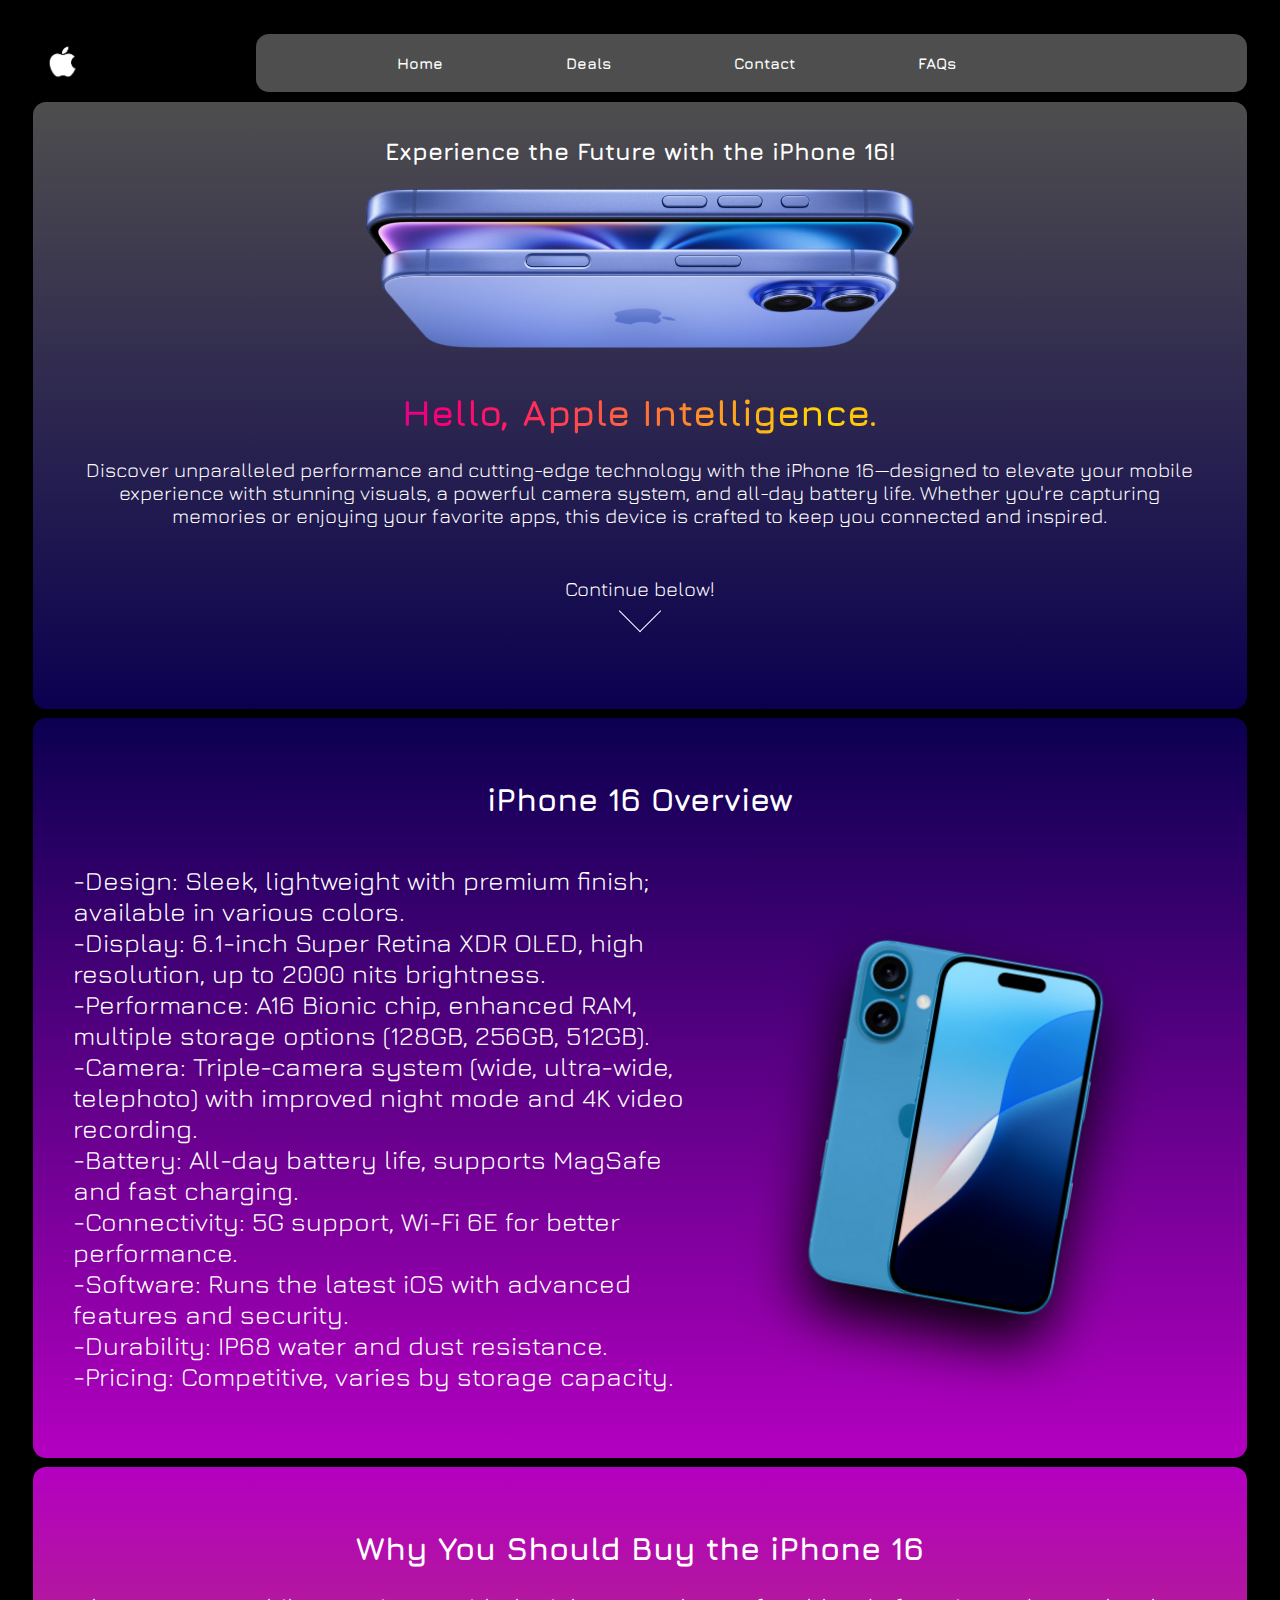
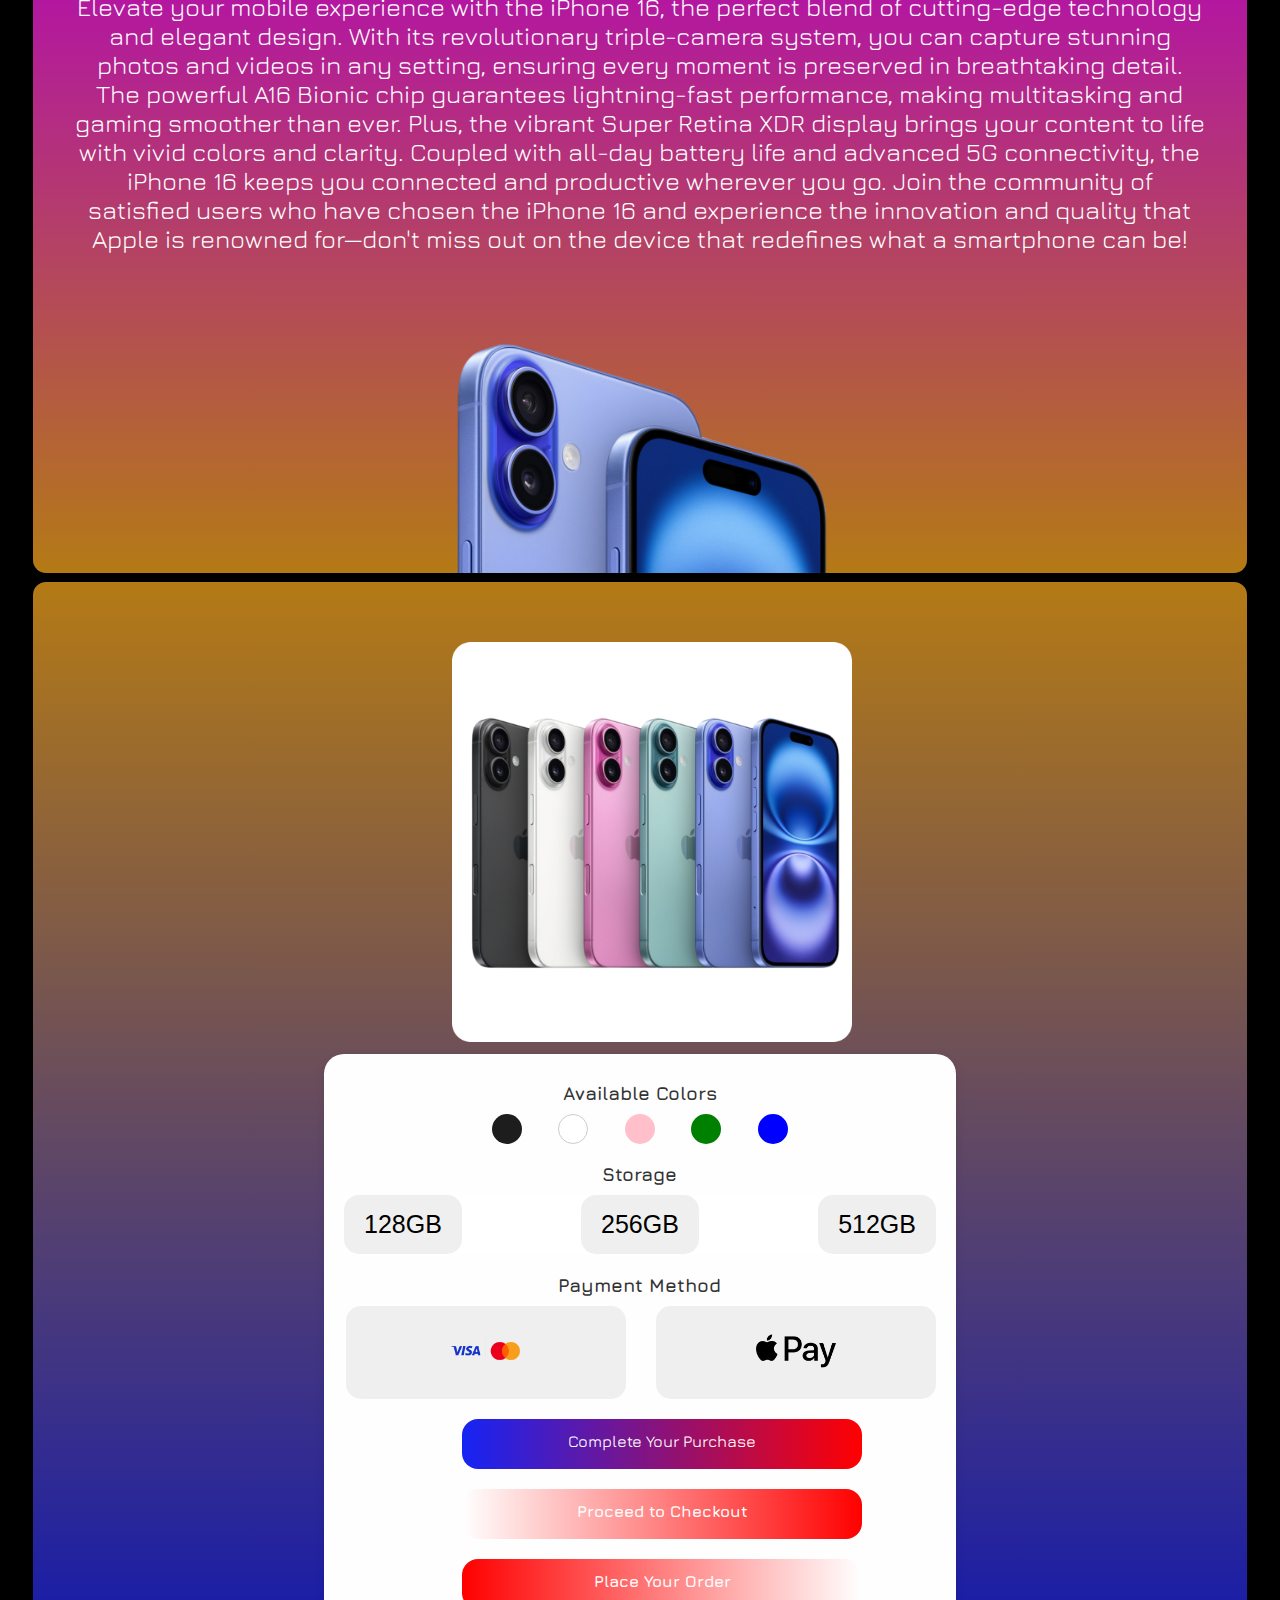
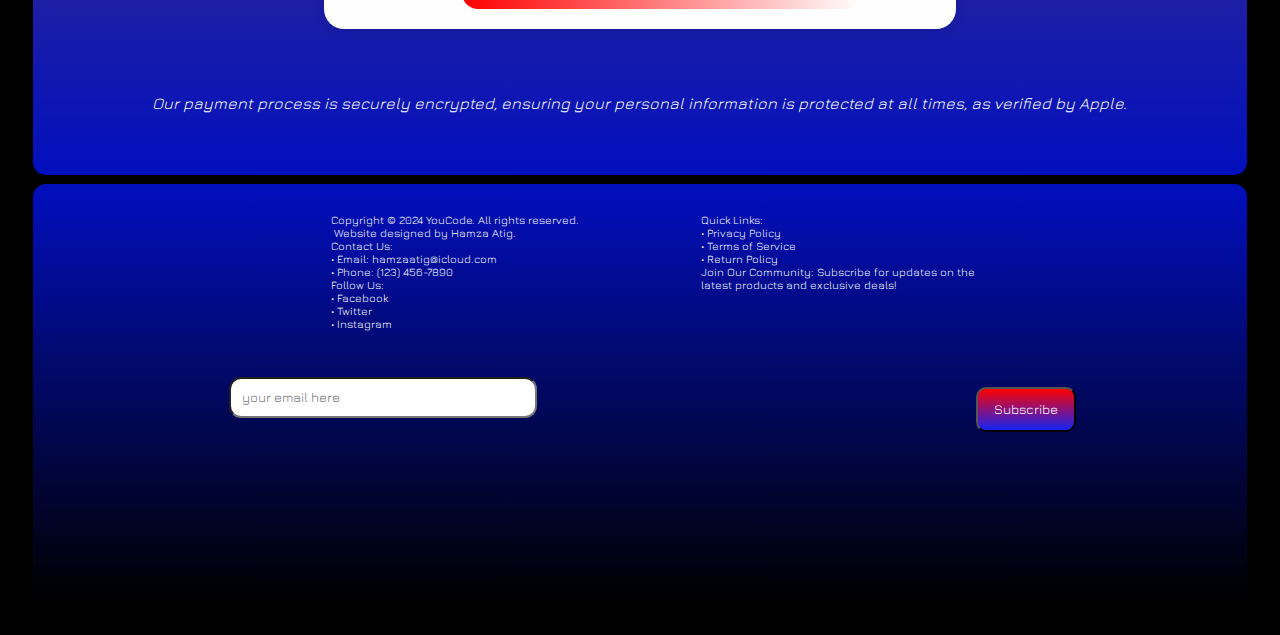
<file: index.html>
<!DOCTYPE html>
<html lang="en">

<head>
    <meta charset="UTF-8">
    <meta name="viewport" content="width=device-width, initial-scale=1.0">
    <title>iPhone 16: The Future in Your Hands</title>
    <link rel="stylesheet" href="css/style.css">
    <link rel="icon" type="image/png" sizes="32x32" href="img/favicon-32x32.png">
    <link rel="preconnect" href="https://fonts.googleapis.com">
    <link rel="preconnect" href="https://fonts.gstatic.com" crossorigin>
    <link href="https://fonts.googleapis.com/css2?family=Jura:wght@300..700&display=swap" rel="stylesheet">
</head>

<body>

    <script>
        function spark(event) {
            let i = document.createElement('i');
            i.style.left = (event.clientX) + 'px';
            i.style.top = (event.clientY) + 'px';
            i.style.transform = `scale(${Math.random() * 2 + 1})`;
            i.style.setProperty('--x', getRandomTransitionValue());
            i.style.setProperty('--y', getRandomTransitionValue());

            document.body.appendChild(i);

            setTimeout(() => {
                document.body.removeChild(i);
            }, 2000);
        }


        function getRandomTransitionValue() {
            return `${Math.random() * 400 - 200}px`;
        }
        document.addEventListener('mousemove', spark);
        
    </script>



    <div class="container">
        <div class="header1">
            <img src="img/apple logo.png" alt="Apple Logo" class="logo-img">
            <div class="menu-bar">
                <ul class="menu-items">
                    <li class="menu-item1"><a href="#">Home</a></li>
                    <li class="menu-item2"><a href="404.html">Deals</a></li>
                    <li class="menu-item3"><a href="404.html">Contact</a></li>
                    <li class="menu-item4"><a href="404.html">FAQs</a></li>
                </ul>
            </div>
        </div>


        <div class="c1">
            <h1 class="hh1">Experience the Future with the iPhone 16!</h1>
            <img src="img/1.png" alt="iPhone 16" class="iph16">
            <h1 class="h1">Hello, Apple Intelligence.</h1>
            <p class="p1">Discover unparalleled performance and cutting-edge technology with the iPhone 16—designed
                to elevate your mobile experience with stunning visuals, a powerful camera system, and all-day
                battery life. Whether you're capturing memories or enjoying your favorite apps, this device is
                crafted to keep you connected and inspired.</p>
            <p class="p2">Continue below!</p>

            <!-- scroll down -->
            <section id="section05" class="demo">
                <a href="#c2"><span></span></a>
            </section>
        </div>



        <div class="c2" id="c2">
            <h1>iPhone 16 Overview</h1>
            <div class="co">
                <p class="p1">-Design: Sleek, lightweight with premium finish;
                    available in various colors. <br />
                    -Display: 6.1-inch Super Retina XDR OLED, high resolution,
                    up to 2000 nits brightness.<br />
                    -Performance: A16 Bionic chip, enhanced RAM, multiple
                    storage options (128GB, 256GB, 512GB).<br />
                    -Camera: Triple-camera system (wide, ultra-wide, telephoto)
                    with improved night mode and 4K video recording.<br />
                    -Battery: All-day battery life, supports MagSafe and fast
                    charging.<br />
                    -Connectivity: 5G support, Wi-Fi 6E for better performance.<br />
                    -Software: Runs the latest iOS with advanced features
                    and security.<br />
                    -Durability: IP68 water and dust resistance.<br />
                    -Pricing: Competitive, varies by storage capacity.<br /></p>
                <img src="img/iph16-1.png" alt="iPhone 16" class="iph16-1">
            </div>
        </div>

        <div class="c3">
            <h1>Why You Should Buy the iPhone 16</h1>
            <p class="p1">Elevate your mobile experience with the iPhone 16, the perfect blend of cutting-edge
                technology
                and elegant design. With its revolutionary triple-camera system, you can capture stunning photos and
                videos
                in any setting, ensuring every moment is preserved in breathtaking detail. The powerful A16 Bionic chip
                guarantees lightning-fast performance, making multitasking and gaming smoother than ever. Plus, the
                vibrant
                Super Retina XDR display brings your content to life with vivid colors and clarity. Coupled with all-day
                battery life and advanced 5G connectivity, the iPhone 16 keeps you connected and productive wherever you
                go.
                Join the community of satisfied users who have chosen the iPhone 16 and experience the innovation and
                quality that Apple is renowned for—don't miss out on the device that redefines what a smartphone can be!
            </p>
            <img src="img/Sans titre (1080 x 600 px).png" alt="iPhone 16" class="iph16-2">
        </div>

        <div class="c4">
            <div class="main">
                <div class="c4-1">
                    <img src="img/Design sans titre.png" alt="iPhone 16" class="iph16-3">
                </div>
                <div class="section">
                    <h3>Available Colors</h3>
                    <div class="colors">
                        <button class="color black"></button>
                        <button class="color white"></button>
                        <button class="color pink"></button>
                        <button class="color green"></button>
                        <button class="color blue"></button>
                    </div>

                    <h3>Storage</h3>
                    <div class="storage">
                        <button class="bt">128GB</button>
                        <button class="bt">256GB</button>
                        <button class="bt">512GB</button>
                    </div>

                    <h3>Payment Method</h3>
                    <div class="payment">
                        <button class="pm visa"><img src="img/111.png" alt="Visa or Mastercard"></button>
                        <button class="pm apple"><img src="img/Apple_Pay_logo.png" alt="Apple Pay"></button>
                    </div>

                    <div class="Buttons">
                        <button class="btn complete" id="button">Complete Your Purchase</button>
                        <script>
                            let button = document.getElementById("button");
                            button.addEventListener('click', function () {
                                for (let i = 0; i < 70; i++) {
                                    let spark = document.createElement('i');
                                    spark.classList.add('spark');


                                    const randomX = (Math.random() - 0.5) * window.innerWidth;
                                    const randomY = (Math.random() - 0.5) * window.innerHeight;

                                    spark.style.setProperty('--x', randomX + 'px');
                                    spark.style.setProperty('--y', randomY + 'px');

                                    const randomSize = Math.random() * 8 + 2;
                                    spark.style.height = randomSize + 'px';
                                    spark.style.width = randomSize + 'px';

                                    document.body.appendChild(spark);

                                    setTimeout(function () {
                                        spark.remove();
                                    }, 2000);
                                }
                            });
                        </script>
                        <button class="btn checkout">Proceed to Checkout</button>
                        <button class="btn order">Place Your Order</button>
                    </div>
                </div>
            </div>
            <p class="ppp1">Our payment process is securely encrypted, ensuring your personal information is protected
                at
                all
                times, as verified by Apple.</p>
        </div>

        <div class="footer">
            <div class="gen1">
                <p class="pa1">
                    Copyright © 2024 YouCode. All rights reserved. <br/>
                     Website designed by
                    Hamza Atig.<br />
                    Contact Us:<br />
                       • Email: hamzaatig@icloud.com<br />
                       • Phone: (123) 456-7890<br />
                    Follow Us:<br />
                    <a href="https://www.facebook.com/">   • Facebook</a><br />
                    <a href="https://twitter.com/">   • Twitter</a><br />
                    <a href="https://instagram.com/">   • Instagram</a><br />
                    <div class="line"></div>
                </p>
                <p class="pa2">
                    Quick Links: <br />
                    • Privacy Policy<br />
                    • Terms of Service<br />
                    • Return Policy<br />
                    Join Our Community: Subscribe for updates on the <br/>
                     latest products and exclusive deals!
                </p>
            </div>

            <div class="Subscribe">
                <p class="ent1">
                    <input type="email" placeholder="   your email here" class="email">
                </p>
                <button id="sub">Subscribe</button>
            </div>

        </div>

    </div>



</body>

</html>
</file>
<file: css/style.css>
body {
    background-color: black;
    font-family: "Jura", sans-serif;
    font-optical-sizing: auto;
}

i{
    position: absolute;
    width: 4px;
    height: 4px;
    background: #ffffffa1;
    pointer-events: none;
    animation: animate 2s linear forwards;
}

@keyframes animate{
    0%{
        opacity: 1;
        transform: translate(0,0);
    }
    100%{
        opacity: 0;
        transform: translate(var(--x),var(--y));
    }
}

.container {
    width: 96%;
    padding: 2%;
}

/*checkpoint1*/

.menu-bar {
    background-color: #4e4e4e;
    display: flex;
    align-items: center;
    padding: 10px;
    border-radius: 13px;
    font-weight: bold;
    width: 100%;
    font-size: larger;
}

.header1 {
    display: flex;
    align-items: center;
    justify-content: space-between;

}

.hh1 {
    font-size: 150%;
    margin-top: -15px;
}

.logo-img {
    width: 60px;
    height: auto;
}

.menu-items {
    list-style-type: none;
    margin: 0;
    padding: 0;
    display: flex;
    gap: 200px;
    margin-left: 200px;
    margin-right: 40px;
    justify-content: space-between;


}

.menu-items li {
    display: inline;
}

.menu-items a {
    color: white;
    text-decoration: none;
    padding: 10px 15px;
    display: inline-block;
    border-radius: 10px;

    transition: background-color 0.3s;
}

.menu-items a:hover {
    background-color: #5a5a5a;
}

.menu-items1 {
    margin-right: 40px;
}

.c1 {
    background: linear-gradient(to bottom, #4e4e4e, #0b0050);
    padding: 50px;
    text-align: center;
    color: white;
    margin-top: 9px;
    border-radius: 13px;
    font-weight: bolder;
}

.iph16 {
    max-width: 50%;
    height: auto;
}

.c1 .h1 {
    font-weight: bolder;
    font-size: 37px;
    background: linear-gradient(to right, #6600ff, #ff0073, #ffd900, #ff0073);
    -webkit-background-clip: text;
    -webkit-text-fill-color: transparent;
}

.c1 .p1 {
    font-size: 20px;
    font-weight: normal;
}

.c1 .p2 {
    font-size: 20px;
    font-weight: normal;
    margin-top: 50px;
}

/* Scroll Down */
#section05 {
    background: url(https://www.nxworld.net/example/css-scroll-down-button/bg05.jpg) center center / cover no-repeat;
    position: relative;
    height: 1vh;
    display: flex;
    justify-content: center;
    align-items: flex-end;
    padding-bottom: 30px;
}

#section05 a {
    padding-top: 70px;
}

#section05 a span {
    display: inline-block;
    width: 30px;
    height: 30px;
    border-left: 1px solid #fff;
    border-bottom: 1px solid #fff;
    transform: rotate(-45deg);
    animation: sdb05 1.5s infinite;
    box-sizing: border-box;
}

@keyframes sdb05 {
    0% {
        opacity: 0;
        transform: rotate(-45deg) translate(0, 0);
    }

    50% {
        opacity: 1;
    }

    100% {
        opacity: 0;
        transform: rotate(-45deg) translate(-20px, 20px);
    }
}

/*end of scroll css*/

.c2 {
    background: linear-gradient(to bottom, #0b0050, #b300c0);
    padding: 40px;
    text-align: center;
    color: white;
    margin-top: 9px;
    border-radius: 13px;
    font-weight: normal;
}

.co {
    display: flex;
    flex-direction: row;
    align-items: center;
}

.c2 .p1 {
    font-size: 26px;
    font-weight: normal;
    text-align: left;
    flex: 1;
    margin-right: 20px;
}

.iph16-1 {
    width: 43%;
    height: auto;
    transform: rotate(10deg);
    filter: drop-shadow(0px 30px 30px #000000);
}

@media only screen and (max-width: 740px) {
    .co {
        flex-direction: column;
        align-items: center;
    }

    .iph16-1 {
        width: 100%;
        height: auto;
        margin-bottom: 20px;
        transform: none;
    }

    .c2 .p1 {
        font-size: 18px;
        text-align: center;
        margin-right: 0;
    }
}

.c3 {
    background: linear-gradient(to bottom, #b300c0, #feac1eb5);
    padding: 40px;
    text-align: center;
    color: white;
    margin-top: 9px;
    border-radius: 13px;
    font-weight: normal;
}

.c3 .p1 {
    font-size: 25px;
    font-weight: normal;
    text-align: center;
}

.iph16-2 {
    width: 40%;
    height: auto;
    position: relative;
    top: 43px;
}

.c4 .p1 {
    font-size: 15px;
    font-weight: normal;
    text-align: center;
}

.c4 {
    background: linear-gradient(to bottom, #feac1eb5, #020fbe);
    padding: 40px;
    text-align: center;
    color: white;
    margin-top: 9px;
    border-radius: 13px;
    font-weight: normal;
    gap: 20px;
}

.main {
    display: flex;
    justify-content: center;
    align-items: center;
}

.c4-1 {
    flex: 1;
    display: flex;
    justify-content: center;
    align-items: center;
    padding: 20px;
}

.iph16-3 {
    width: 400px;
    height: 350px;
    margin-bottom: 22%;
    margin-left: 6%;

}

.ppp1 {
    margin-bottom: 2%;
    margin-top: 4%;
    font-style: oblique;
}

.section {
    flex: 1;
    padding: 10px 20px;
    background-color: #fefefe;
    border-radius: 20px;
    box-shadow: 0 4px 10px rgba(0, 0, 0, 0.1);
}

.section h3 {
    margin-bottom: 10px;
    color: #333;
}

.colors {
    display: flex;
    width: 50%;
    justify-content: space-between;
    margin: 10px auto;
}

.color {
    width: 30px;
    height: 30px;
    border-radius: 50%;
    display: inline-block;
    cursor: pointer;
    border: none;
    outline: none;

}

.color.black {
    background-color: rgb(30, 29, 29);
    /* margin-left: 180px; */
}

.color.white {
    background-color: white;
    border: 1px solid #ccc;
}

.color.pink {
    background-color: pink;
}

.color.green {
    background-color: green;
}

.color.blue {
    background-color: blue;
    /* margin-right: 180px; */
}

.color:focus{
    color: black;
    border: #000000;
    box-shadow: 0px 0px 0px 2px #000000;
}


.storage {
    display: flex;
    flex-direction: row;
    margin-bottom: 20px;
    color: #000000;
    justify-content: space-between;
    font-family: 'Jura', sans-serif;
    background-color: #ffffffc2;
}

.bt{
    border: none;
    outline: none;
    cursor: pointer;
    border-radius: 15px;
    font-size: 25px;
    padding: 15px 20px;
}

.bt:focus{
    color: black;
    border: #000000;
    box-shadow: 0px 0px 0px 1px #000000;
}

.storage label {
    margin-bottom: 5px;
}

.payment {
    display: flex;
    justify-content: center;
    gap: 30px;
    margin-bottom: 20px;
    margin-left: 2px;
}

.payment img {
    width: 80px;
    height: auto;
}

.pm{
    border: none;
    outline: none;
    cursor: pointer;
    border-radius: 15px;
    padding: 5px 100px;
    z-index: 0;
}

.pm:focus{
    color: black;
    border: #000000;
    box-shadow: 0px 0px 0px 1px #000000;

}




.btn {
    padding: 13px 10px;
    border: none;
    border-radius: 16px;
    cursor: pointer;
    font-size: 16px;
    font-weight: bold;
    color: #fff;
    font-family: 'Jura', sans-serif;
    width: 400px;
    height: 50px;
}

.checkout {
    background: linear-gradient(to left, #ff0000, #ffffff);
    display: flex;
    flex-direction: column;
    margin-left: -84%;
    margin-bottom: 10px;
    align-items: center;
}

.order {
    background: linear-gradient(to left, #ffffff, #ff0000);
    display: flex;
    flex-direction: column;
    margin-left: -84%;
    margin-bottom: 10px;
    align-items: center;
}

.complete {
    background: linear-gradient(to left, #ff0000, #1524f4);
    display: flex;
    flex-direction: column;
    margin-left: 20%;
    align-items: center;
}


#button {
    position: relative;
    padding: 13px 20px;
    color: #fff;
    background: linear-gradient(to left, #ff0000, #1524f4);
    font-weight: 500;
    border-radius: 16px;
    outline: none;
    border: none;
    box-shadow: #ec1010;
    cursor: pointer;
    z-index: 1;
}

/* button animation */

.spark {
    position: absolute;
    margin-left: 70%;
    margin-top: -48%;
    border-radius: 50%;
    pointer-events: none;
    background: #3d02ff;
    z-index: 0;
    animation: animate 2s linear forwards;
}

.spark:nth-child(even) {
    background: transparent;
    border: 1px solid #ff0000;
}

@keyframes animate {
    0% {
        transform: translate(0, 0);
        opacity: 1;
    }

    100% {
        transform: translate(var(--x), var(--y));
        opacity: 0;
    }
}


.footer {
    background: linear-gradient(to bottom, #020fbe, #000000);
    padding: 40px;
    text-align: center;
    color: white;
    margin-top: 9px;
    border-radius: 13px;
    font-weight: normal;
    gap: 20px;
}

.gen1 {
    display: flex;
    flex-direction: row;
    justify-content: space-between;
}

.Subscribe {
    margin-left: 50%;
    margin-top: -5%;
    display: flex;
    flex-direction: row;
    justify-content: space-between;
}

.ent1 {
    margin-left: 25%;
}

.email {
    width: 300px;
    border-radius: 12px;
    height: 35px;
    font-family: 'Jura', sans-serif;
}


.pa1 {
    font-family: 'Jura', sans-serif;
    text-align: left;
    font-size: 20px;
    color: white;
    text-decoration: none;
    text-decoration-color: #ffffff;
}

.line{
    border-right: 3px solid rgba(149, 132, 132, 0.679);
    margin-right: -700px;
}

a {
    color: white;
    text-decoration: none;
    text-decoration-color: #ffffff;
}

.pa2 {
    margin-left: 420px;
    margin-right: 100px;
    font-family: 'Jura', sans-serif;
    text-align: left;
    font-size: 20px;
}


#sub {
    background: linear-gradient(to bottom, #ff0000, #1524f4);
    height: 45px;
    width: 100px;
    border-radius: 10px;
    margin-bottom: 10%;
    box-shadow: #ff0000;
    color: white;
    font-family: 'Jura', sans-serif;
    margin-top: 2%;
    margin-right: 10%;
    cursor: pointer;
    transition: all 0.4s;
}




/*menu media query*/

@media  screen and (max-width: 1350px) {
    .pa1 .pa2 {
        flex-direction: column;
        align-items: center;
    }

    .menu-bar {
        width: 80%;
    }

    .menu-bar .menu-items {
        font-size: 80%;
        margin-left: 12%;
        gap: 30%;
    }
}

@media  screen and (max-width: 990px) {
    .pa1 .pa2 {
        flex-direction: column;
        align-items: center;
    }

    .menu-bar {
        width: 80%;
    }

    .menu-bar .menu-items {
        font-size: 75%;
        margin-left: 10%;
        gap: 20%;
    }
}

@media  screen and (max-width: 910px) {
    .pa1 .pa2 {
        flex-direction: column;
        align-items: center;
    }

    .menu-bar {
        width: 80%;
    }

    .menu-bar .menu-items {
        font-size: 80%;
        margin-left: 13%;
        gap: 23%;
    }
}

@media  screen and (max-width: 835px) {
    .pa1 .pa2 {
        flex-direction: column;
        align-items: center;
    }

    .menu-bar {
        width: 80%;
    }

    .menu-bar .menu-items {
        font-size: 70%;
        margin-left: 11%;
        gap: 21%;
    }
}

@media  screen and (max-width: 715px) {
    .pa1 .pa2 {
        flex-direction: column;
        align-items: center;
    }

    .menu-bar {
        width: 80%;
    }

    .menu-bar .menu-items {
        font-size: 70%;
        margin-left: 7%;
        gap: 21%;
    }
}

@media  screen and (max-width: 635px) {
    .pa1 .pa2 {
        flex-direction: column;
        align-items: center;
    }

    .menu-bar {
        width: 80%;
    }

    .menu-bar .menu-items {
        font-size: 70%;
        margin-left: 10%;
        gap: 10%;
    }
}

@media  screen and (max-width: 590px) {
    .pa1 .pa2 {
        flex-direction: column;
        align-items: center;
    }

    .menu-bar {
        width: 80%;
    }

    .menu-bar .menu-items {
        font-size: 67%;
        margin-left: 3%;
        gap: 7%;
    }
}



/*Shop media query*/


@media  screen and (max-width: 1350px) {
    .c4{
        display: flex;
        justify-content: center;
        flex-direction: column;
    }

    .main{
        display: flex;
        justify-content: center;
        flex-direction: column;
    }

    .btn{
        margin-top: 20px;
    }

    .checkout {
        background: linear-gradient(to left, #ff0000, #ffffff);
        display: flex;
        flex-direction: column;
        margin-left: 20%;
        margin-bottom: 10px;
        align-items: center;
    }
    
    .order {
        background: linear-gradient(to left, #ffffff, #ff0000);
        display: flex;
        flex-direction: column;
        margin-left: 20%;
        margin-bottom: 10px;
        align-items: center;
    }
    
    .complete {
        background: linear-gradient(to left, #ff0000, #1524f4);
        display: flex;
        flex-direction: column;
        margin-left: 20%;
        align-items: center;
    }

    .iph16-3{
        width: 400px;
        height: auto;
        margin-bottom: -2%;
    }
}


@media  screen and (max-width: 850px) {
    .c4{
        display: flex;
        justify-content: center;
        flex-direction: column;
    }

    .main{
        display: flex;
        justify-content: center;
        flex-direction: column;
    }

    .btn{
        margin-top: 20px;
        width: 250px;
    }

    .checkout {
        background: linear-gradient(to left, #ff0000, #ffffff);
        display: flex;
        flex-direction: column;
        margin-left: 20%;
        margin-bottom: 10px;
        align-items: center;
    }
    
    .order {
        background: linear-gradient(to left, #ffffff, #ff0000);
        display: flex;
        flex-direction: column;
        margin-left: 20%;
        margin-bottom: 10px;
        align-items: center;
    }
    
    .complete {
        background: linear-gradient(to left, #ff0000, #1524f4);
        display: flex;
        flex-direction: column;
        margin-left: 20%;
        align-items: center;
    }

    .iph16-3{
        width: 400px;
        height: auto;
        margin-bottom: 0%;
        margin-left: 0%;
    }

    .section{
        height: 40%;
        width: 100%;
    }

    .pm{
        padding: 2% 10%;
    }

    /* .colors {
        display: flex;
        justify-content: space-between;
        margin-left: -10%;
        gap: 10px;
    } */

    /*checkpoint2*/


}


@media  screen and (max-width: 1300px) {
    .footer{
        display: flex;
        justify-content: center;
        flex-direction: column;
    }

    .gen1{
        display: flex;
        justify-content: center;
        flex-direction: row-reverse;
    }

    .pa2{
        margin-right: 0%;
        margin-left: 0%;
        margin-top: -1%;
        font-size: 70%;
    }
    
    .pa1{
        margin-right: 0%;
        margin-left: 5%;
        margin-top: -1%;
        font-size: 70%;
    
    }

    .line{
        border: none;
    }

    .Subscribe{
        margin-top: 0%;
        margin-left: -15%;
        margin-right: 0%;
        margin-bottom: 0%;
    }

}


@media  screen and (max-width: 700px) {
    .footer{
        display: flex;
        justify-content: center;
        flex-direction: column;
    }

    .gen1{
        display: flex;
        justify-content: center;
        flex-direction: column;
    }

    .pa2{
        margin-right: 0%;
        margin-left: 0%;
        margin-top: -1%;
        font-size: 50%;
    }
    
    .pa1{
        margin-right: 0%;
        margin-left: 0%;
        margin-top: -1%;
        font-size: 50%;
    
    }

    .line{
        border: none;
    }

    .Subscribe{
        gap: 10px;
    }

    .email{
        height: 30px;
        width: 200px;
    }

    .sub{
        height: 10%;
        width: 50%;
    }

}
</file>
